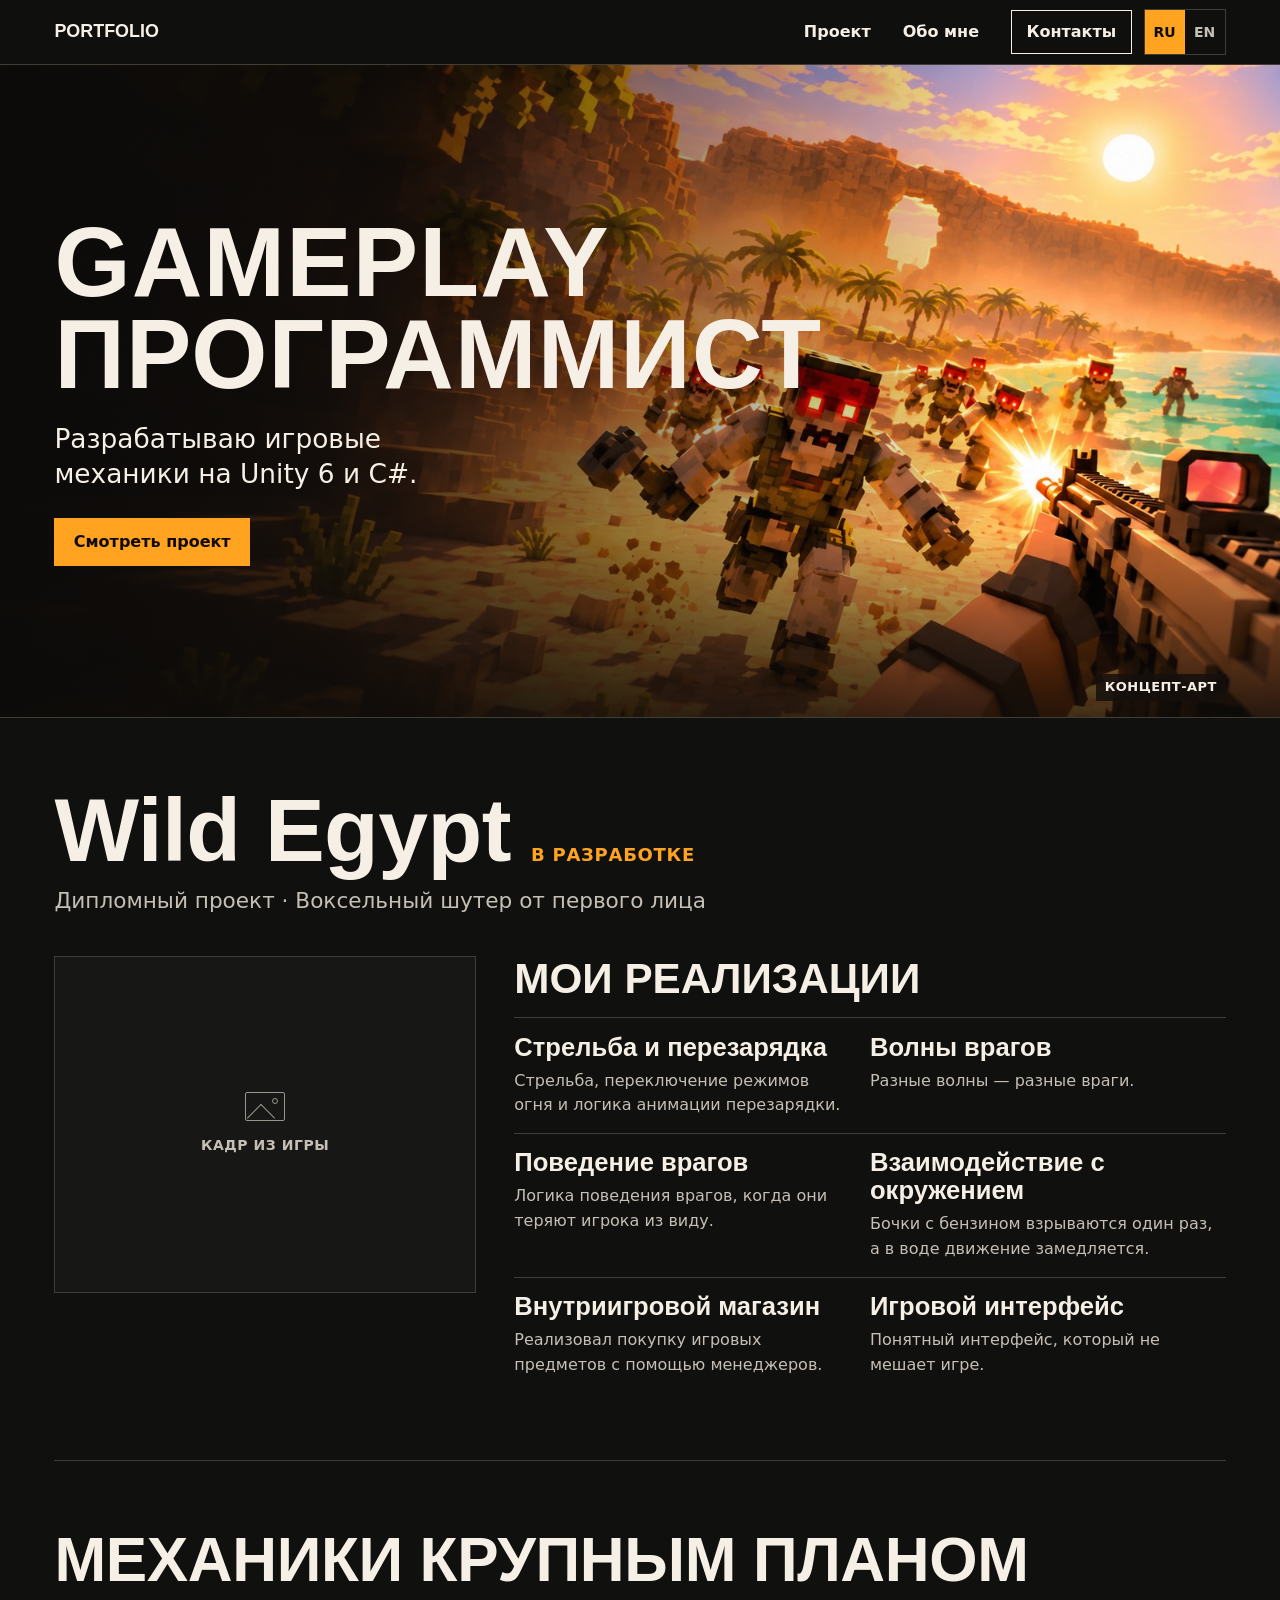
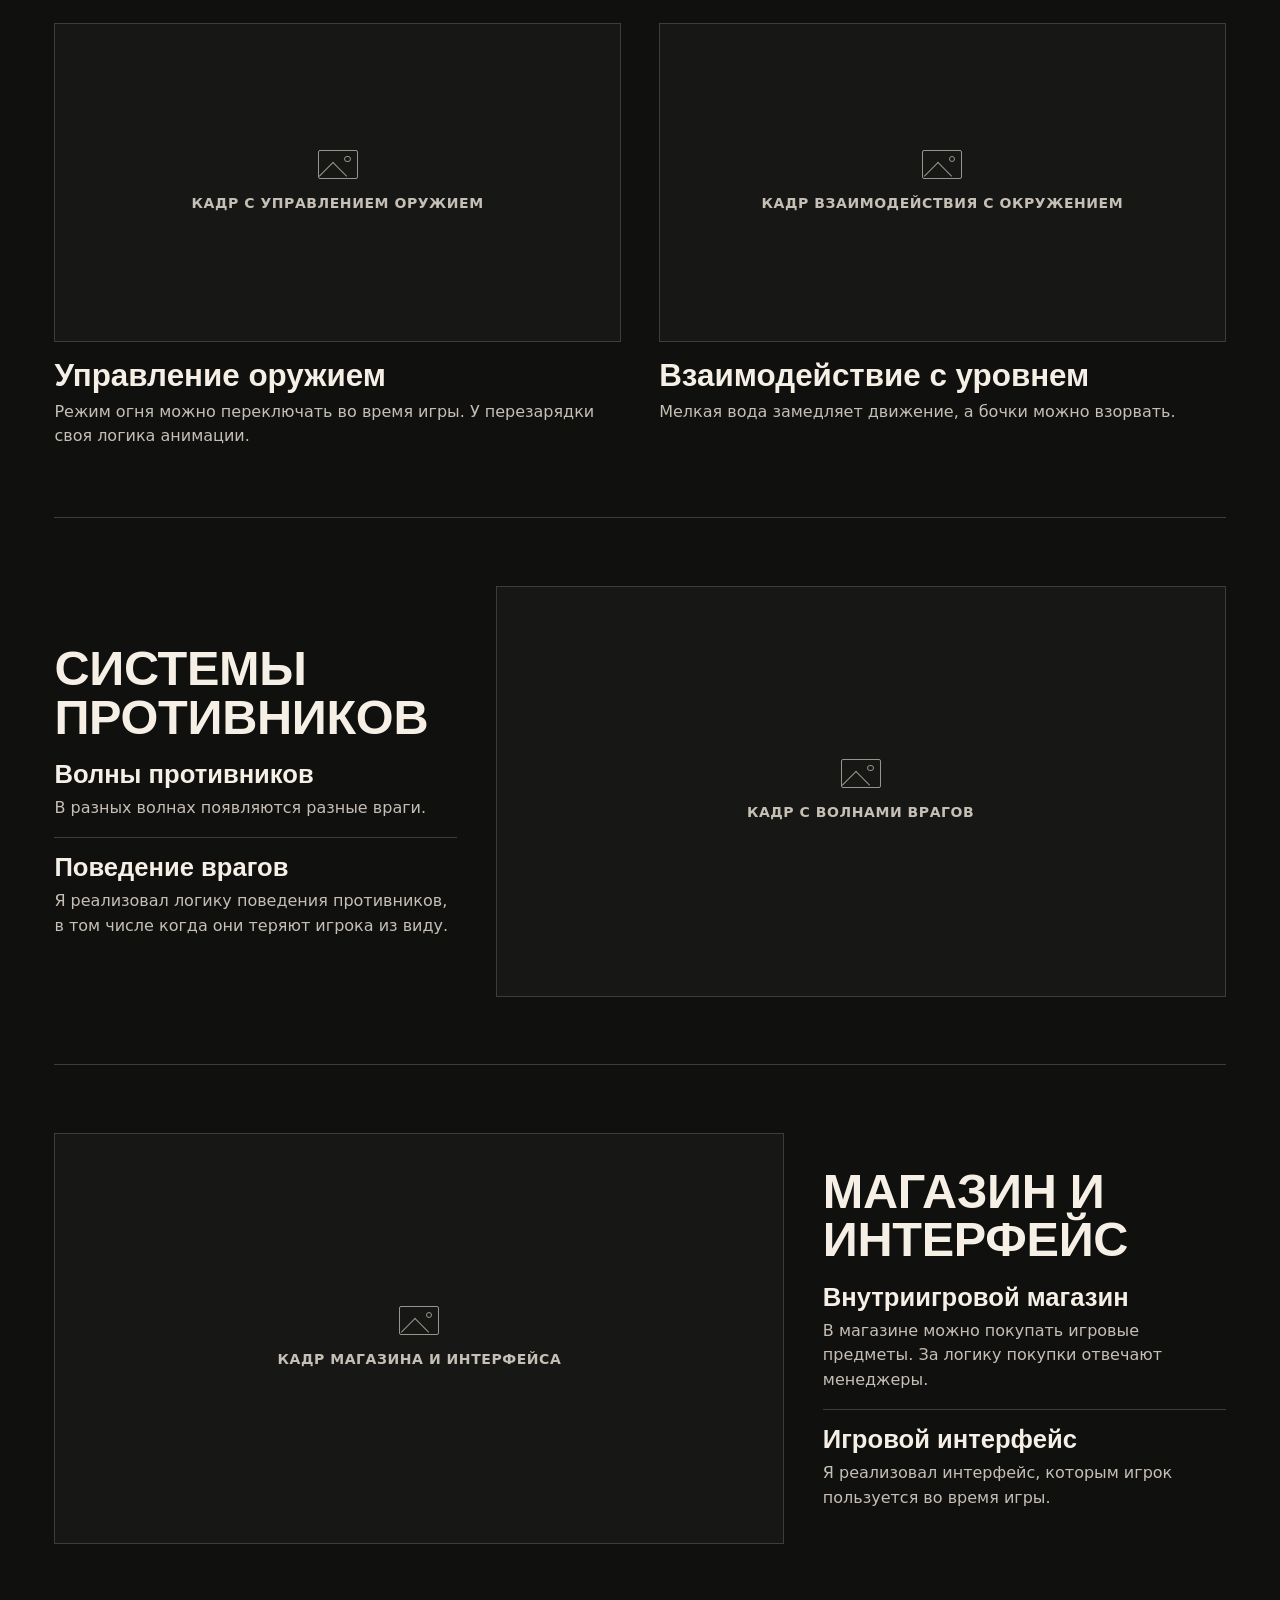
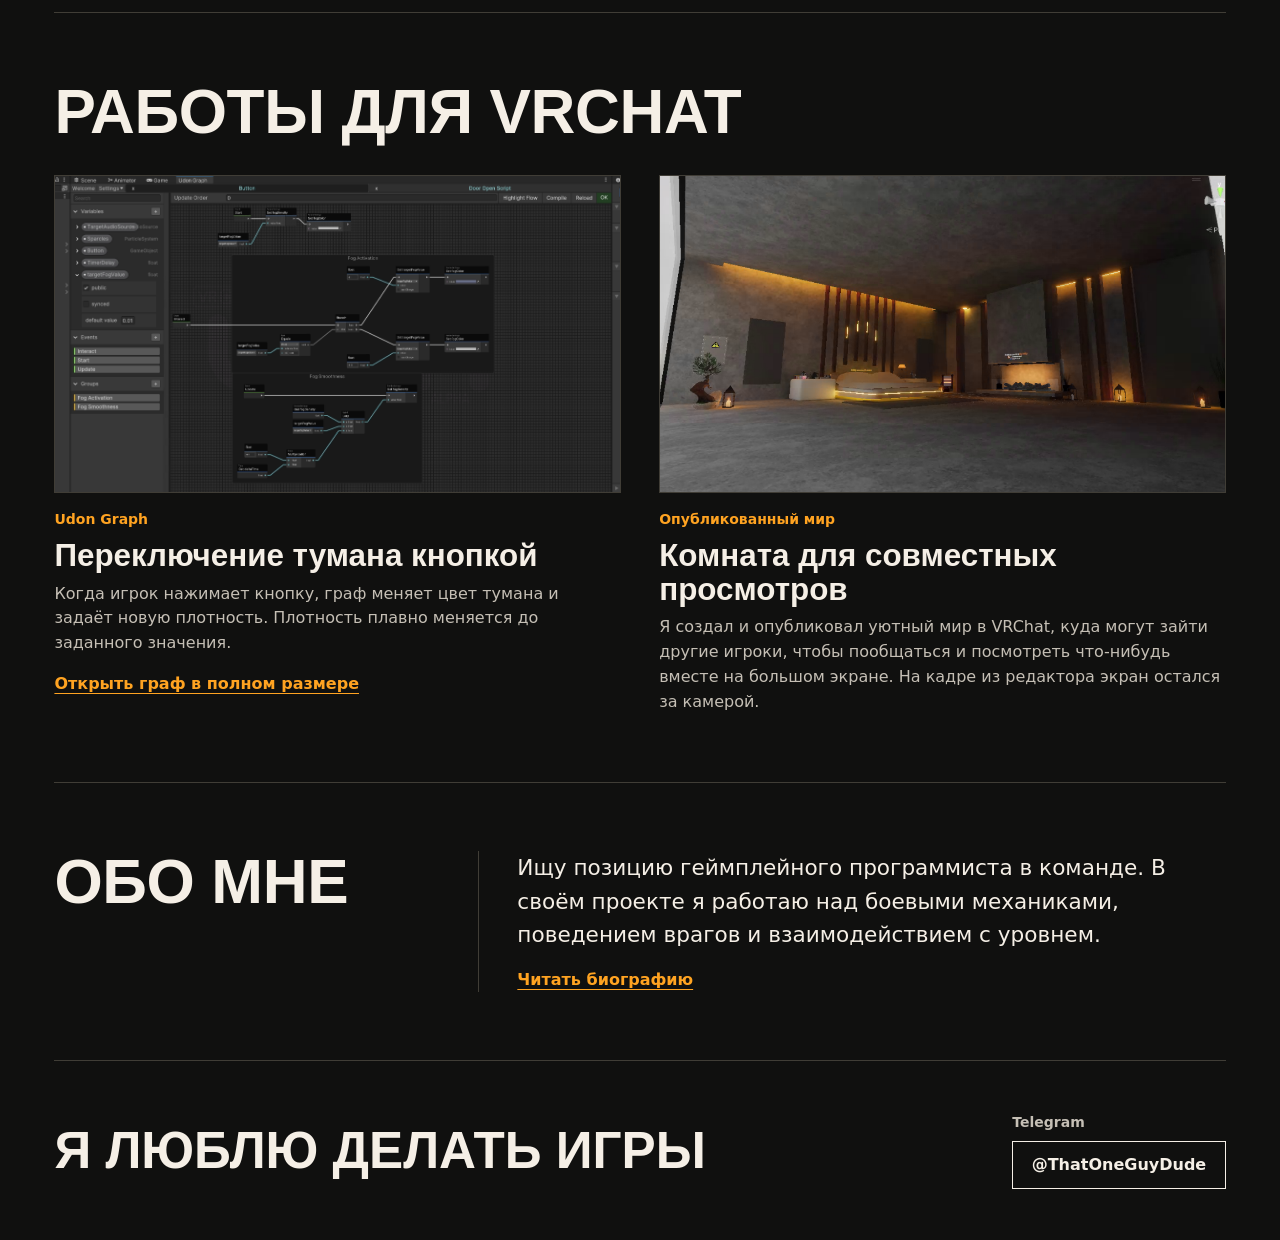
<file: index.html>
<!doctype html>
<html lang="ru">
<head>
  <meta charset="utf-8">
  <meta name="viewport" content="width=device-width, initial-scale=1">
  <meta name="theme-color" content="#111110">
  <meta name="description" content="Портфолио геймплейного программиста. Механики Wild Egypt на Unity 6 и C#, опубликованный мир VRChat и визуальный скрипт в Udon Graph." data-i18n-content="homeMeta">
  <title data-i18n="homeTitle">Playable Worlds | Геймплейный программист</title>
  <link rel="icon" type="image/png" href="assets/favicon.png">
  <link rel="stylesheet" href="assets/site.css?v=2">
  <script defer src="assets/language.js?v=2"></script>
  <script defer src="assets/site.js?v=2"></script>
</head>
<body id="top">
  <a class="skip-link" href="#main" data-i18n="skipLink">Перейти к содержимому</a>
  <header class="site-header">
    <div class="container site-header__inner">
      <a class="wordmark" href="index.html" data-language-link aria-label="Главная страница Playable Worlds" data-i18n-label="brandLabel">PORTFOLIO</a>
      <nav class="navigation" aria-label="Основная навигация" data-i18n-label="navLabel">
        <a href="#project" data-i18n="navProject">Проект</a>
        <a href="about.html" data-language-link data-i18n="navAbout">Обо мне</a>
        <a class="nav-contact" href="#contact" data-i18n="navContact">Контакты</a>
      </nav>
      <div class="language-switch" role="group" aria-label="Язык сайта" data-i18n-label="languageLabel" hidden>
        <button type="button" data-language="ru" lang="ru" aria-label="Русский" aria-pressed="true">RU</button>
        <button type="button" data-language="en" lang="en" aria-label="English" aria-pressed="false">EN</button>
      </div>
    </div>
    <div class="scroll-progress" aria-hidden="true"></div>
  </header>

  <main id="main" tabindex="-1">
    <section class="hero" aria-labelledby="hero-title">
      <div class="hero__art" aria-hidden="true">
        <img src="assets/voxel-lagoon.jpg" width="1672" height="941" alt="" fetchpriority="high">
      </div>
      <div class="container hero__content">
        <h1 id="hero-title"><span data-i18n="heroGameplay">Gameplay</span><span data-i18n="heroProgrammer">программист</span></h1>
        <p data-i18n="heroBio">Разрабатываю игровые механики на Unity 6 и C#.</p>
        <a class="button button--primary" href="#project" data-i18n="viewProject">Смотреть проект</a>
      </div>
      <small class="hero__caption" data-i18n="artLabel">Концепт-арт</small>
    </section>

    <div class="container page-sections">
      <section class="section" id="project" aria-labelledby="project-title">
        <div class="project-heading" data-reveal>
          <div class="project-heading__title">
            <h2 id="project-title">Wild Egypt</h2>
            <span class="project-status" data-i18n="projectStatus">В разработке</span>
          </div>
          <p data-i18n="projectGenre">Дипломный проект · Воксельный шутер от первого лица</p>
        </div>
        <div class="project-grid" data-reveal>
          <figure class="capture" id="project-capture">
            <!-- Replace this placeholder with a game capture when available. -->
            <div class="capture__placeholder">
              <span class="capture__icon" aria-hidden="true"></span>
              <span data-i18n="projectCapture">Кадр из игры</span>
            </div>
          </figure>
          <div>
            <h3 class="contribution-title" data-i18n="contributionTitle">Мои реализации</h3>
            <dl class="contribution-grid">
              <div><dt data-i18n="shooting">Стрельба и перезарядка</dt><dd data-i18n="shootingDescription">Стрельба, переключение режимов огня и логика анимации перезарядки.</dd></div>
              <div><dt data-i18n="waves">Волны врагов</dt><dd data-i18n="wavesDescription">Разные волны — разные враги.</dd></div>
              <div><dt data-i18n="behavior">Поведение врагов</dt><dd data-i18n="behaviorDescription">Логика поведения врагов, когда они теряют игрока из виду.</dd></div>
              <div><dt data-i18n="environment">Взаимодействие с окружением</dt><dd data-i18n="environmentDescription">Бочки с бензином взрываются один раз, а в воде движение замедляется.</dd></div>
              <div><dt data-i18n="shop">Внутриигровой магазин</dt><dd data-i18n="shopDescription">Реализовал покупку игровых предметов с помощью менеджеров.</dd></div>
              <div><dt data-i18n="ui">Игровой интерфейс</dt><dd data-i18n="uiDescription">Понятный интерфейс, который не мешает игре.</dd></div>
            </dl>
          </div>
        </div>
      </section>

      <section class="section" id="mechanics" aria-labelledby="mechanics-title">
        <h2 id="mechanics-title" data-reveal data-i18n="mechanicsTitle">Механики крупным планом</h2>
        <div class="mechanics-grid">
          <article class="mechanic" data-reveal>
            <figure class="capture" id="weapon-capture">
              <div class="capture__placeholder">
                <span class="capture__icon" aria-hidden="true"></span>
                <span data-i18n="weaponsCapture">Кадр с управлением оружием</span>
              </div>
            </figure>
            <h3 data-i18n="weaponsTitle">Управление оружием</h3>
            <p data-i18n="weaponsBody">Режим огня можно переключать во время игры. У перезарядки своя логика анимации.</p>
          </article>
          <article class="mechanic" data-reveal>
            <figure class="capture" id="level-capture">
              <div class="capture__placeholder">
                <span class="capture__icon" aria-hidden="true"></span>
                <span data-i18n="levelCapture">Кадр взаимодействия с окружением</span>
              </div>
            </figure>
            <h3 data-i18n="levelTitle">Взаимодействие с уровнем</h3>
            <p data-i18n="levelBody">Мелкая вода замедляет движение, а бочки можно взорвать.</p>
          </article>
        </div>
      </section>

      <section class="section split-section" id="enemies" aria-labelledby="enemies-title">
        <div class="split-section__text" data-reveal>
          <h2 id="enemies-title" data-i18n="enemiesTitle">Системы противников</h2>
          <dl class="feature-list">
            <div><dt data-i18n="wavesTitle">Волны противников</dt><dd data-i18n="waveDetail">В разных волнах появляются разные враги.</dd></div>
            <div><dt data-i18n="behavior">Поведение врагов</dt><dd data-i18n="behaviorDetail">Я реализовал логику поведения противников, в том числе когда они теряют игрока из виду.</dd></div>
          </dl>
        </div>
        <figure class="capture" id="enemy-capture" data-reveal>
          <div class="capture__placeholder">
            <span class="capture__icon" aria-hidden="true"></span>
            <span data-i18n="enemiesCapture">Кадр с волнами врагов</span>
          </div>
        </figure>
      </section>

      <section class="section split-section split-section--reverse" id="shop" aria-labelledby="shop-title">
        <div class="split-section__text" data-reveal>
          <h2 id="shop-title" data-i18n="shopTitle">Магазин и интерфейс</h2>
          <dl class="feature-list">
            <div><dt data-i18n="shop">Внутриигровой магазин</dt><dd data-i18n="shopDetail">В магазине можно покупать игровые предметы. За логику покупки отвечают менеджеры.</dd></div>
            <div><dt data-i18n="ui">Игровой интерфейс</dt><dd data-i18n="uiDetail">Я реализовал интерфейс, которым игрок пользуется во время игры.</dd></div>
          </dl>
        </div>
        <figure class="capture" id="shop-capture" data-reveal>
          <div class="capture__placeholder">
            <span class="capture__icon" aria-hidden="true"></span>
            <span data-i18n="shopCapture">Кадр магазина и интерфейса</span>
          </div>
        </figure>
      </section>

      <section class="section vrchat" id="vrchat" aria-labelledby="vrchat-title">
        <h2 id="vrchat-title" data-i18n="vrchatTitle" data-reveal>Работы для VRChat</h2>
        <div class="vrchat-grid">
          <article class="vrchat-card" data-reveal>
            <a class="vrchat-card__media vrchat-card__media--graph" href="assets/vrchat-udon-graph.png" data-image-preview>
              <img src="assets/vrchat-udon-graph.png" width="1183" height="708" loading="lazy" alt="Скриншот Udon Graph с обработчиком Interact и логикой изменения тумана" data-i18n-alt="vrchatGraphAlt">
            </a>
            <p class="vrchat-card__tag">Udon Graph</p>
            <h3 data-i18n="vrchatGraphTitle">Переключение тумана кнопкой</h3>
            <p data-i18n="vrchatGraphBody">Когда игрок нажимает кнопку, граф меняет цвет тумана и задаёт новую плотность. Плотность плавно меняется до заданного значения.</p>
            <a class="text-link" href="assets/vrchat-udon-graph.png" data-image-preview data-i18n="vrchatGraphOpen">Открыть граф в полном размере</a>
          </article>
          <article class="vrchat-card" data-reveal>
            <a class="vrchat-card__media" href="assets/vrchat-world.png" data-image-preview>
              <img src="assets/vrchat-world.png" width="993" height="521" loading="lazy" alt="Интерьер мира VRChat с камином и тёплой подсветкой, вид из редактора Unity" data-i18n-alt="vrchatWorldAlt">
            </a>
            <p class="vrchat-card__tag" data-i18n="vrchatWorldStatus">Опубликованный мир</p>
            <h3 data-i18n="vrchatWorldTitle">Комната для совместных просмотров</h3>
            <p data-i18n="vrchatWorldBody">Я создал и опубликовал уютный мир в VRChat, куда могут зайти другие игроки, чтобы пообщаться и посмотреть что-нибудь вместе на большом экране. На кадре из редактора экран остался за камерой.</p>
          </article>
        </div>
      </section>

      <section class="section about-teaser" aria-labelledby="about-title">
        <h2 id="about-title" data-reveal data-i18n="aboutTeaserTitle">Обо мне</h2>
        <div class="about-teaser__copy" data-reveal>
          <p data-i18n="aboutTeaser">Ищу позицию геймплейного программиста в команде. В своём проекте я работаю над боевыми механиками, поведением врагов и взаимодействием с уровнем.</p>
          <a class="text-link" href="about.html" data-language-link data-i18n="readBio">Читать биографию</a>
        </div>
      </section>
    </div>
  </main>

  <footer class="site-footer container" id="contact">
    <p class="site-footer__line" data-i18n="footerLine">Я люблю делать игры</p>
    <div class="site-footer__contact">
      <span>Telegram</span>
      <a class="button button--outline" href="https://t.me/ThatOneGuyDude">@ThatOneGuyDude</a>
    </div>
  </footer>

  <dialog class="image-preview" aria-label="Просмотр изображения" data-i18n-label="imagePreview">
    <button class="image-preview__close" type="button" aria-label="Закрыть просмотр" data-i18n-label="closeImagePreview" autofocus>×</button>
    <img src="assets/vrchat-udon-graph.png" alt="" loading="lazy">
  </dialog>
</body>
</html>
</file>
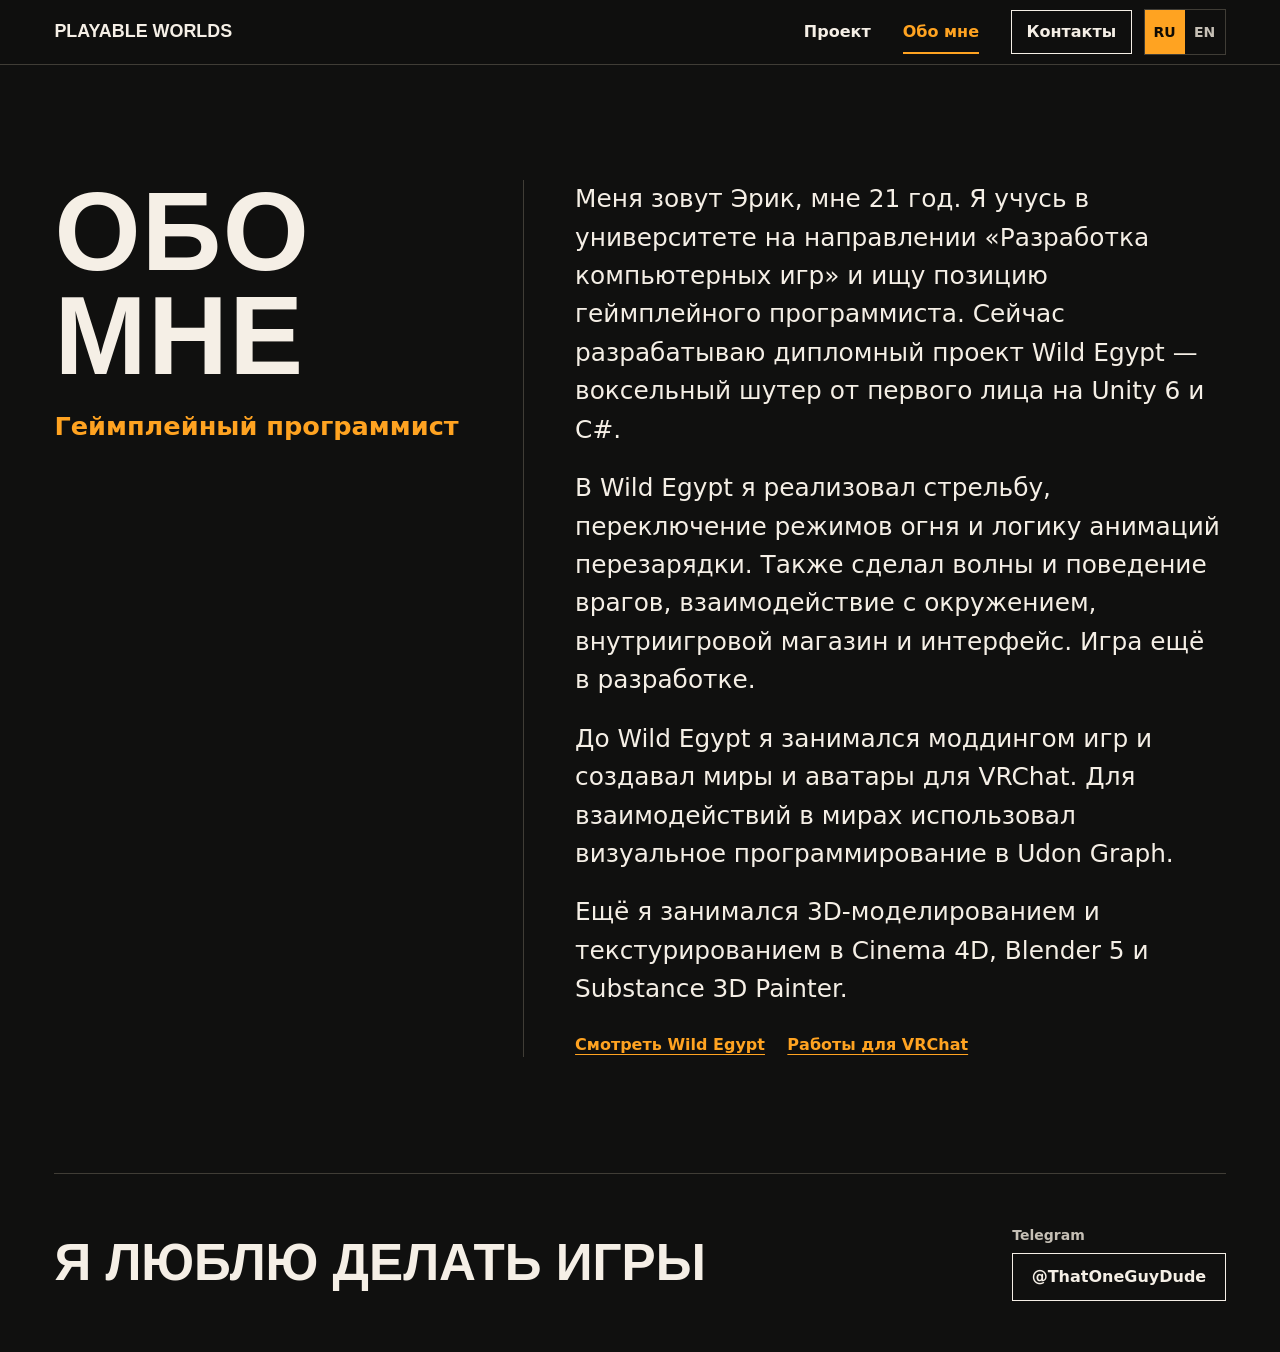
<file: about.html>
<!doctype html>
<html lang="ru">
<head>
  <meta charset="utf-8">
  <meta name="viewport" content="width=device-width, initial-scale=1">
  <meta name="theme-color" content="#111110">
  <meta name="description" content="О геймплейном программисте и разработке воксельного шутера Wild Egypt на Unity 6." data-i18n-content="aboutMeta">
  <title data-i18n="aboutTitle">Обо мне | Playable Worlds</title>
  <link rel="icon" type="image/png" href="assets/favicon.png">
  <link rel="stylesheet" href="assets/site.css?v=2">
  <script defer src="assets/language.js?v=2"></script>
  <script defer src="assets/site.js?v=2"></script>
</head>
<body class="about-page">
  <a class="skip-link" href="#main" data-i18n="skipLink">Перейти к содержимому</a>
  <header class="site-header">
    <div class="container site-header__inner">
      <a class="wordmark" href="index.html" data-language-link aria-label="Главная страница Playable Worlds" data-i18n-label="brandLabel">Playable Worlds</a>
      <nav class="navigation" aria-label="Основная навигация" data-i18n-label="navLabel">
        <a href="index.html#project" data-language-link data-i18n="navProject">Проект</a>
        <a href="about.html" data-language-link aria-current="page" data-i18n="navAbout">Обо мне</a>
        <a class="nav-contact" href="#contact" data-i18n="navContact">Контакты</a>
      </nav>
      <div class="language-switch" role="group" aria-label="Язык сайта" data-i18n-label="languageLabel" hidden>
        <button type="button" data-language="ru" lang="ru" aria-label="Русский" aria-pressed="true">RU</button>
        <button type="button" data-language="en" lang="en" aria-label="English" aria-pressed="false">EN</button>
      </div>
    </div>
    <div class="scroll-progress" aria-hidden="true"></div>
  </header>

  <main class="container about-layout" id="main" tabindex="-1">
    <div class="about-layout__title" data-reveal>
      <h1><span data-i18n="aboutHeadingOne">Обо</span> <span data-i18n="aboutHeadingTwo">мне</span></h1>
      <p data-i18n="aboutRole">Геймплейный программист</p>
    </div>
    <div class="about-layout__bio" data-reveal>
      <p data-i18n="bioIntro">Меня зовут Эрик, мне 21 год. Я учусь в университете на направлении «Разработка компьютерных игр» и ищу позицию геймплейного программиста. Сейчас разрабатываю дипломный проект Wild Egypt — воксельный шутер от первого лица на Unity 6 и C#.</p>
      <p data-i18n="bioContribution">В Wild Egypt я реализовал стрельбу, переключение режимов огня и логику анимаций перезарядки. Также сделал волны и поведение врагов, взаимодействие с окружением, внутриигровой магазин и интерфейс. Игра ещё в разработке.</p>
      <p data-i18n="bioVrchat">До Wild Egypt я занимался моддингом игр и создавал миры и аватары для VRChat. Для взаимодействий в мирах использовал визуальное программирование в Udon Graph.</p>
      <p data-i18n="bioTools">Ещё я занимался 3D-моделированием и текстурированием в Cinema 4D, Blender 5 и Substance 3D Painter.</p>
      <div class="about-layout__links">
        <a class="text-link" href="index.html#project" data-language-link data-i18n="bioProject">Смотреть Wild Egypt</a>
        <a class="text-link" href="index.html#vrchat" data-language-link data-i18n="bioVrchatLink">Работы для VRChat</a>
      </div>
    </div>
  </main>

  <footer class="site-footer container" id="contact">
    <p class="site-footer__line" data-i18n="footerLine">Я люблю делать игры</p>
    <div class="site-footer__contact">
      <span>Telegram</span>
      <a class="button button--outline" href="https://t.me/ThatOneGuyDude">@ThatOneGuyDude</a>
    </div>
  </footer>
</body>
</html>
</file>
<file: assets/site.css>
:root {
  color-scheme: dark;
  --background: #10100f;
  --surface: #171715;
  --text: #f5efe6;
  --muted: #c5bfb5;
  --accent: #ffa321;
  --line: #403d36;
  --page-width: 82rem;
  --gutter: clamp(1.125rem, 4.25vw, 4.25rem);
  --section-space: clamp(2.6rem, 5.3vw, 5.25rem);
  --display: Impact, Haettenschweiler, 'Arial Narrow', 'Roboto Condensed', sans-serif;
  --body: system-ui, -apple-system, BlinkMacSystemFont, 'Segoe UI', sans-serif;
}

*, *::before, *::after { box-sizing: border-box; }

html { scroll-padding-top: 5.5rem; }

body {
  min-width: 0;
  margin: 0;
  background: var(--background);
  color: var(--text);
  font: 1rem/1.55 var(--body);
}

h1, h2, h3, p, figure, dl, dd { margin: 0; }
a { color: inherit; }
img, video { max-width: 100%; }

a:focus-visible {
  outline: 2px solid var(--accent);
  outline-offset: 5px;
}

::selection { background: var(--accent); color: var(--background); }

.container {
  width: min(calc(100% - 2 * var(--gutter)), var(--page-width));
  margin-inline: auto;
}

.skip-link {
  position: fixed;
  z-index: 20;
  top: .5rem;
  left: .5rem;
  padding: .65rem 1rem;
  transform: translateY(-150%);
  background: var(--accent);
  color: #100c06;
  font-weight: 700;
}

.skip-link:focus { transform: none; }

.site-header {
  position: sticky;
  z-index: 10;
  top: 0;
  background: #10100ff5;
  border-bottom: 1px solid var(--line);
  backdrop-filter: blur(14px);
}

.site-header__inner {
  display: flex;
  min-height: 4rem;
  align-items: center;
  justify-content: space-between;
  gap: .75rem;
}

@font-face {
  font-family: 'Local Impact';
  src: local('Impact');
  font-style: normal;
  font-weight: 700;
  font-display: swap;
}

.wordmark, h1, h2, h3, dt, .site-footer__line {
  font-family: 'Local Impact', var(--display);
  font-weight: 700;
  font-synthesis: none;
  line-height: 1;
}

.wordmark {
  font-size: clamp(1rem, 1.4vw, 1.45rem);
  text-transform: uppercase;
  text-decoration: none;
}

.navigation {
  display: flex;
  align-items: center;
  gap: clamp(.65rem, 2.5vw, 2.25rem);
  margin-inline-start: auto;
}

.navigation a {
  display: grid;
  min-height: 2.75rem;
  place-items: center;
  font-weight: 650;
  text-decoration: none;
  white-space: nowrap;
}

.navigation a:hover, .navigation [aria-current='page'] { color: var(--accent); }
.navigation [aria-current='page'] { box-shadow: inset 0 -2px var(--accent); }
.navigation .nav-contact { padding-inline: .9rem; border: 1px solid currentColor; }

.language-switch {
  display: inline-flex;
  flex: none;
  border: 1px solid var(--line);
}

.language-switch[hidden] { display: none; }

.language-switch button {
  min-width: 2.5rem;
  min-height: 2.75rem;
  padding: .35rem;
  border: 0;
  background: transparent;
  color: var(--muted);
  cursor: pointer;
  font: 800 .875rem/1 var(--body);
}

.language-switch button:hover { color: var(--text); }
.language-switch button[aria-pressed='true'] { background: var(--accent); color: #100b04; }
.language-switch button:focus-visible { position: relative; outline: 2px solid var(--accent); outline-offset: 3px; }

.scroll-progress {
  position: absolute;
  right: 0;
  bottom: -1px;
  left: 0;
  height: 2px;
  pointer-events: none;
  background: var(--accent);
  transform: scaleX(0);
  transform-origin: left;
}

.hero {
  position: relative;
  display: grid;
  min-height: clamp(31rem, 51vw, 46rem);
  align-items: center;
  overflow: hidden;
  isolation: isolate;
  background: #2c1e13;
  border-bottom: 1px solid var(--line);
}

.hero__art, .hero::before { position: absolute; inset: 0; z-index: -1; }

.hero__art img {
  display: block;
  width: 100%;
  height: 100%;
  object-fit: cover;
  object-position: center 55%;
  transform: translateY(var(--hero-offset, 0px)) scale(1.045);
}

.hero::before {
  z-index: 0;
  content: '';
  background:
    linear-gradient(90deg, #0d0b09f2 0%, #0d0b09c9 26%, #110d095c 55%, #110d0900 78%),
    linear-gradient(0deg, #100d0acd, transparent 28%);
}

.hero__content {
  position: relative;
  padding-block: clamp(4.5rem, 8vw, 9rem);
}

.hero h1, .about-layout h1 {
  font-size: clamp(3.4rem, 8.65vw, 8.7rem);
  letter-spacing: .012em;
  text-transform: uppercase;
  line-height: .94;
}

.hero h1 span, .about-layout h1 span { display: block; }
html[lang='ru'] .hero h1 { font-size: clamp(2.5rem, 7.65vw, 7.85rem); }
.hero p { max-width: 22ch; margin-block: 1.35rem 1.65rem; font-size: clamp(1.1rem, 2.25vw, 1.65rem); line-height: 1.32; }

.hero__caption {
  position: absolute;
  right: max(var(--gutter), calc((100% - var(--page-width)) / 2));
  bottom: 1rem;
  padding: .2rem .55rem;
  background: #15100dd9;
  font-size: .8125rem;
  font-weight: 650;
  letter-spacing: .035em;
  text-transform: uppercase;
}

.button {
  display: inline-flex;
  min-height: 3rem;
  align-items: center;
  justify-content: center;
  padding: .65rem 1.15rem;
  border: 1px solid transparent;
  font-weight: 750;
  line-height: 1.2;
  text-decoration: none;
  transition: background-color .2s, color .2s, border-color .2s;
}

.button--primary { background: var(--accent); color: #100b04; }
.button--primary:hover { background: #ffc06b; }
.button--outline { border-color: var(--text); }
.button--outline:hover { background: var(--text); color: var(--background); }

.section { padding-block: var(--section-space); }
.section + .section, .site-footer { border-top: 1px solid var(--line); }

h2 {
  font-size: clamp(2.15rem, 4.85vw, 4.5rem);
  letter-spacing: -.006em;
  text-transform: uppercase;
}

h3, dt { font-size: clamp(1.2rem, 2vw, 1.75rem); line-height: 1.08; }

.project-heading { margin-bottom: clamp(1.5rem, 3vw, 2.5rem); }
.project-heading__title { display: flex; flex-wrap: wrap; align-items: baseline; gap: .55rem 1.25rem; }
.project-heading h2 { font-size: clamp(2.75rem, 7vw, 6.3rem); text-transform: none; }
.project-heading p { margin-top: .55rem; font-size: clamp(1rem, 1.95vw, 1.35rem); color: var(--muted); }

.project-status {
  color: var(--accent);
  font-size: clamp(.875rem, 1.5vw, 1.125rem);
  font-weight: 800;
  letter-spacing: .04em;
  text-transform: uppercase;
}

.project-grid, .mechanics-grid, .split-section, .about-teaser {
  display: grid;
  gap: clamp(1.25rem, 3vw, 3rem);
}

.project-grid { grid-template-columns: minmax(0, .8fr) minmax(0, 1.35fr); align-items: start; }
.project-grid .capture { --capture-ratio: 5 / 4; }
.contribution-title { margin-bottom: 1rem; font-size: clamp(1.6rem, 3.3vw, 2.7rem); text-transform: uppercase; }
.contribution-grid { display: grid; grid-template-columns: repeat(2, minmax(0, 1fr)); }
.contribution-grid > div { padding-block: .95rem; border-top: 1px solid var(--line); }
.contribution-grid > div:nth-child(odd) { padding-right: 1.15rem; }
.contribution-grid dd, .feature-list dd, .mechanic p { margin-top: .45rem; color: var(--muted); }

.capture {
  position: relative;
  display: grid;
  aspect-ratio: var(--capture-ratio, 16 / 9);
  overflow: hidden;
  border: 1px solid var(--line);
  background: var(--surface);
}

.capture__placeholder {
  display: grid;
  align-content: center;
  justify-items: center;
  gap: .9rem;
  padding: 1.1rem;
  color: var(--muted);
  text-align: center;
  font-size: .875rem;
  font-weight: 620;
  letter-spacing: .04em;
  text-transform: uppercase;
}

.capture__icon {
  position: relative;
  width: 2.5rem;
  height: 1.8rem;
  overflow: hidden;
  border: 1.5px solid currentColor;
  border-radius: 2px;
  opacity: .75;
}

.capture__icon::before, .capture__icon::after { position: absolute; content: ''; }
.capture__icon::before { top: .3rem; right: .38rem; width: .38rem; height: .38rem; border: 1.5px solid; border-radius: 50%; }
.capture__icon::after { bottom: -.53rem; left: .28rem; width: 1.25rem; height: 1.25rem; transform: rotate(45deg); border-top: 1.5px solid; border-left: 1.5px solid; }
.capture img, .capture video { display: block; width: 100%; height: 100%; object-fit: cover; }
.capture video { object-fit: contain; }

.mechanics-grid { margin-top: clamp(1.25rem, 2.5vw, 2rem); grid-template-columns: repeat(2, minmax(0, 1fr)); }
.mechanic h3 { margin-top: 1.05rem; font-size: clamp(1.45rem, 2.45vw, 2.2rem); }

.split-section { grid-template-columns: minmax(0, .8fr) minmax(0, 1.45fr); align-items: center; }
.split-section--reverse { grid-template-columns: minmax(0, 1.45fr) minmax(0, .8fr); }
.split-section--reverse .capture { grid-area: 1 / 1; }
.split-section__text h2 { font-size: clamp(2rem, 3.8vw, 3.5rem); }
.feature-list { margin-top: 1.25rem; }
.feature-list > div + div { padding-top: 1rem; margin-top: 1rem; border-top: 1px solid var(--line); }

.vrchat-grid {
  display: grid;
  grid-template-columns: repeat(2, minmax(0, 1fr));
  gap: clamp(2.25rem, 4vw, 3rem) clamp(1.25rem, 3vw, 3rem);
  margin-top: clamp(1.25rem, 2.5vw, 2rem);
}

.vrchat-card__media {
  display: grid;
  overflow: hidden;
  aspect-ratio: 16 / 9;
  border: 1px solid var(--line);
  background: var(--surface);
  cursor: zoom-in;
}

.vrchat-card__media img { display: block; width: 100%; height: 100%; object-fit: cover; }
.vrchat-card__media--graph img { object-fit: contain; }

.image-preview {
  position: fixed;
  inset: 0;
  width: max-content;
  height: fit-content;
  max-width: calc(100% - 1.5rem);
  max-height: calc(100% - 1.5rem);
  margin: auto;
  padding: .5rem;
  border: 1px solid var(--line);
  background: var(--surface);
  color: var(--text);
}

.image-preview:not([open]) { display: none; }
.image-preview::backdrop { background: rgb(10 9 8 / 88%); }
html:has(.image-preview[open]) { overflow: hidden; scrollbar-gutter: stable; }

.image-preview img {
  display: block;
  width: auto;
  height: auto;
  max-width: min(76rem, calc(100vw - 3rem));
  max-height: calc(100vh - 5.5rem);
  max-height: calc(100dvh - 5.5rem);
  object-fit: contain;
}

.image-preview__close {
  display: grid;
  width: 2.75rem;
  height: 2.75rem;
  margin: 0 0 .35rem auto;
  padding: 0;
  place-items: center;
  border: 1px solid var(--line);
  background: var(--background);
  color: var(--text);
  cursor: pointer;
  font: 1.55rem/1 var(--body);
}

.image-preview__close:hover { color: var(--accent); }
.image-preview__close:focus-visible { outline: 2px solid var(--accent); outline-offset: -2px; }

.vrchat-card__tag {
  margin-block: 1rem .5rem;
  color: var(--accent);
  font-size: .875rem;
  font-weight: 750;
}

.vrchat-card h3 { font-size: clamp(1.45rem, 2.45vw, 2.2rem); }
.vrchat-card h3 + p { margin-top: .55rem; color: var(--muted); }

.about-teaser { grid-template-columns: minmax(0, .68fr) minmax(0, 1.32fr); align-items: start; }
.about-teaser__copy { padding-left: clamp(1.15rem, 3vw, 3rem); border-left: 1px solid var(--line); }
.about-teaser p { max-width: 50ch; font-size: clamp(1.05rem, 1.85vw, 1.35rem); }

.text-link {
  display: inline-block;
  margin-top: 1rem;
  color: var(--accent);
  font-weight: 750;
  text-underline-offset: .24em;
}

.text-link:hover { color: #ffc06b; }

.site-footer {
  display: flex;
  flex-wrap: wrap;
  align-items: center;
  justify-content: space-between;
  gap: 1.25rem 2rem;
  padding-block: clamp(1.75rem, 4vw, 3.25rem);
}

.site-footer__line { font-size: clamp(1.7rem, 4vw, 3.5rem); text-transform: uppercase; }
.site-footer__contact { display: grid; justify-items: start; gap: .4rem; }
.site-footer__contact > span { color: var(--muted); font-size: .875rem; font-weight: 650; }

.about-page { display: flex; min-height: 100vh; flex-direction: column; }

.about-layout {
  display: grid;
  flex: 1;
  grid-template-columns: minmax(0, .8fr) minmax(0, 1.2fr);
  align-content: center;
  padding-block: clamp(4rem, 9vw, 8.5rem);
}

.about-layout__title { padding-right: clamp(1.25rem, 4vw, 4rem); }
.about-layout__title p { margin-top: 1.15rem; color: var(--accent); font-size: clamp(1rem, 2.6vw, 1.6rem); font-weight: 750; }
.about-layout__bio { padding-left: clamp(1.25rem, 4vw, 4rem); border-left: 1px solid var(--line); }
.about-layout__bio p { max-width: 56ch; font-size: clamp(1.05rem, 2.1vw, 1.55rem); line-height: 1.55; }
.about-layout__bio p + p { margin-top: 1.25rem; }
.about-layout__links { display: flex; flex-wrap: wrap; gap: .65rem 1.4rem; margin-top: 1.5rem; }
.about-layout__links .text-link { margin-top: 0; }

@media (prefers-reduced-motion: no-preference) {
  html { scroll-behavior: smooth; }

  @keyframes section-arrival {
    from { opacity: .32; translate: 0 1.25rem; }
    to { opacity: 1; translate: 0 0; }
  }

  @keyframes hero-content-arrival {
    from { opacity: .18; translate: 0 1.85rem; }
    to { opacity: 1; translate: 0 0; }
  }

  @keyframes hero-picture-arrival {
    from { scale: 1.12; }
    to { scale: 1; }
  }

  .hero--intro .hero__art img {
    animation: hero-picture-arrival 1s cubic-bezier(.2, .65, .27, 1);
  }

  .hero--intro .hero__content > :is(h1, p, .button) {
    animation: hero-content-arrival .62s cubic-bezier(.2, .65, .27, 1) backwards;
  }

  .hero--intro .hero__content > p { animation-delay: .11s; }
  .hero--intro .hero__content > .button { animation-delay: .21s; }

  .in-view {
    animation: section-arrival .56s cubic-bezier(.2, .65, .27, 1) backwards;
  }

  .mechanic:nth-child(2).in-view { animation-delay: .07s; }
}

@media (prefers-reduced-motion: no-preference) and (hover: hover) and (pointer: fine) and (min-width: 43rem) {
  .hero__art img {
    translate: var(--hero-pan-x, 0px) 0;
    transition: translate .28s cubic-bezier(.2, .65, .27, 1);
  }

  .button { transition-property: background-color, color, border-color, transform; }
  .button:hover { transform: translateY(-2px); }
  .button:active { transform: translateY(1px); }
  .vrchat-card__media { transition: border-color .2s; }
  .vrchat-card__media:hover { border-color: var(--accent); }
}

@media (prefers-reduced-motion: reduce) {
  .hero__art img { transform: none; }
  .button { transition: none; }
}

@media (max-width: 54rem) {
  .project-grid { grid-template-columns: minmax(0, .74fr) minmax(0, 1.26fr); }
  .hero__art img { object-position: 59% 55%; }
}

@media (max-width: 42rem) {
  html { scroll-padding-top: 7.35rem; }
  .site-header__inner { flex-wrap: wrap; gap: .3rem .75rem; padding-block: .4rem; }
  .navigation { order: 1; justify-content: flex-start; width: 100%; margin: 0; gap: 1.15rem; }
  .navigation a { font-size: .875rem; }
  .navigation .nav-contact { padding-inline: .5rem; }
  .language-switch button { min-width: 2.75rem; }
  .hero { min-height: 32.5rem; align-items: end; }
  .hero h1 { font-size: clamp(2rem, 10.6vw, 4.6rem); }
  html[lang='ru'] .hero h1 { font-size: clamp(1.8rem, 9.4vw, 4.35rem); }
  .hero__content { padding-block: 7rem 4rem; }
  .hero__art img { object-position: 65% 50%; }
  .hero::before { background: linear-gradient(0deg, #100c09fa 1%, #100b07ab 39%, #100b0720 81%), linear-gradient(90deg, #100e084f, transparent 75%); }
  .project-grid, .mechanics-grid, .split-section, .about-teaser, .about-layout { grid-template-columns: minmax(0, 1fr); }
  .vrchat-grid { grid-template-columns: minmax(0, 1fr); }
  .project-grid .capture { --capture-ratio: 16 / 9; }
  .split-section--reverse .capture { grid-area: auto; }
  .about-teaser__copy, .about-layout__bio { padding-left: 0; border-left: 0; }
  .about-layout { gap: 2rem; }
  .about-layout h1 span { display: inline; }
  .about-layout__title { padding-right: 0; }
}

@media (max-width: 22rem) {
  .site-header__inner { gap: .4rem; }
  .wordmark { font-size: .875rem; }
  .navigation a { font-size: .8rem; }
  .contribution-grid { grid-template-columns: minmax(0, 1fr); }
}
</file>
